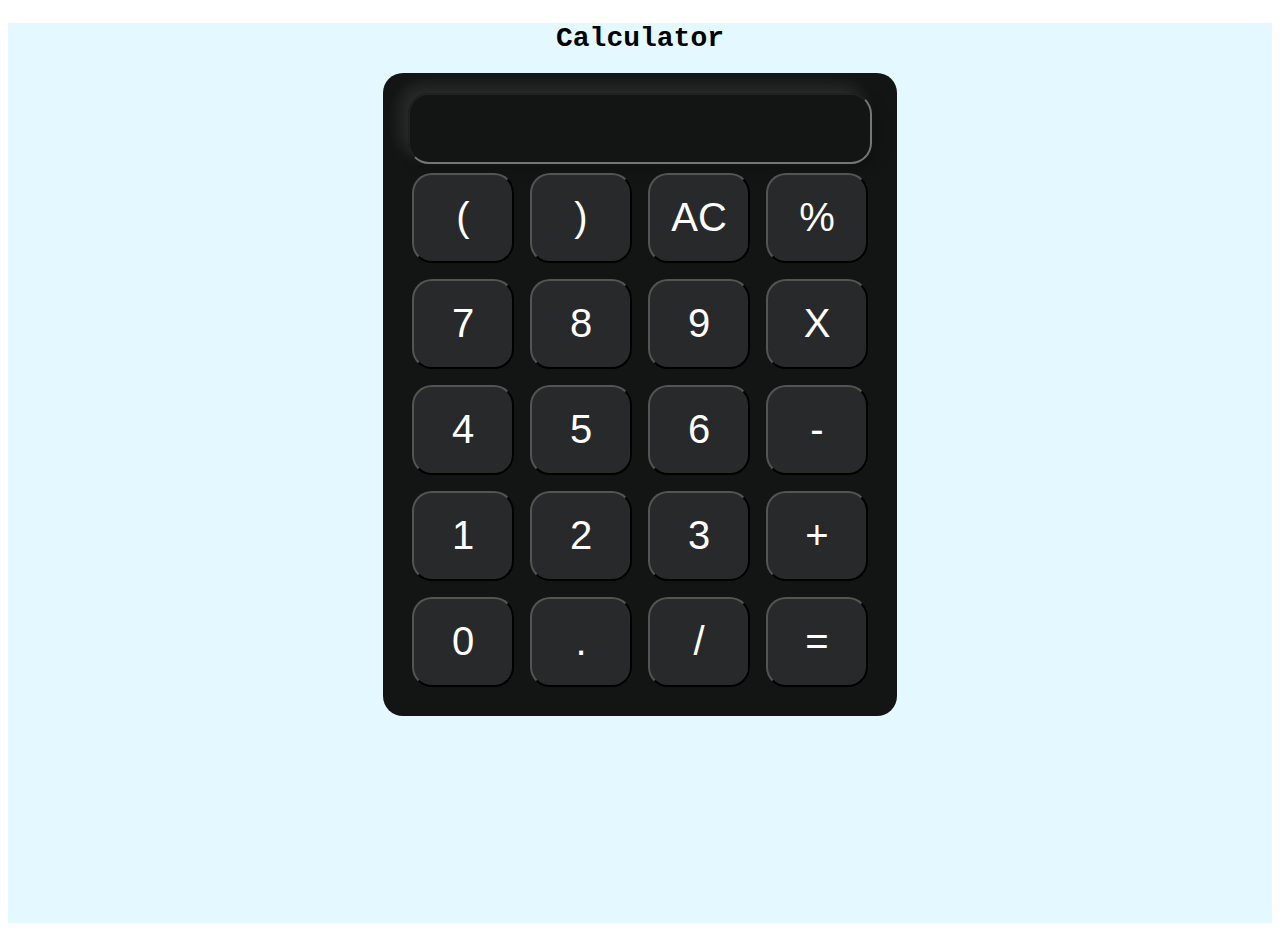
<file: Calculator/index.html>
<!DOCTYPE html>
<html lang="en">

<head>
    <meta charset="UTF-8">
    <meta name="viewport" content="width=device-width, initial-scale=1.0">
    <meta http-equiv="X-UA-Compatible" content="ie=edge">
    <link rel="stylesheet" href="style.css">
    <title>Calculator</title>
</head>

<body>
    <div class="container">
        <h1>Calculator</h1>

        <div class="calculator">
            <input type="text" name="screen" id="screen">
            <table>
                <tr>
                    <td><button>(</button></td>
                    <td><button>)</button></td>
                    <td><button>AC</button></td>
                    <td><button>%</button></td>
                </tr>
                <tr>
                    <td><button>7</button></td>
                    <td><button>8</button></td>
                    <td><button>9</button></td>
                    <td><button>X</button></td>
                </tr>
                <tr>
                    <td><button>4</button></td>
                    <td><button>5</button></td>
                    <td><button>6</button></td>
                    <td><button>-</button></td>
                </tr>
                <tr>
                    <td><button>1</button></td>
                    <td><button>2</button></td>
                    <td><button>3</button></td>
                    <td><button>+</button></td>
                </tr>
                <tr>
                    <td><button>0</button></td>
                    <td><button>.</button></td>
                    <td><button>/</button></td>
                    <td><button>=</button></td>
                </tr>
            </table>
        </div>
    </div>

</body>
<script src="script.js"></script>

</html>
</file>
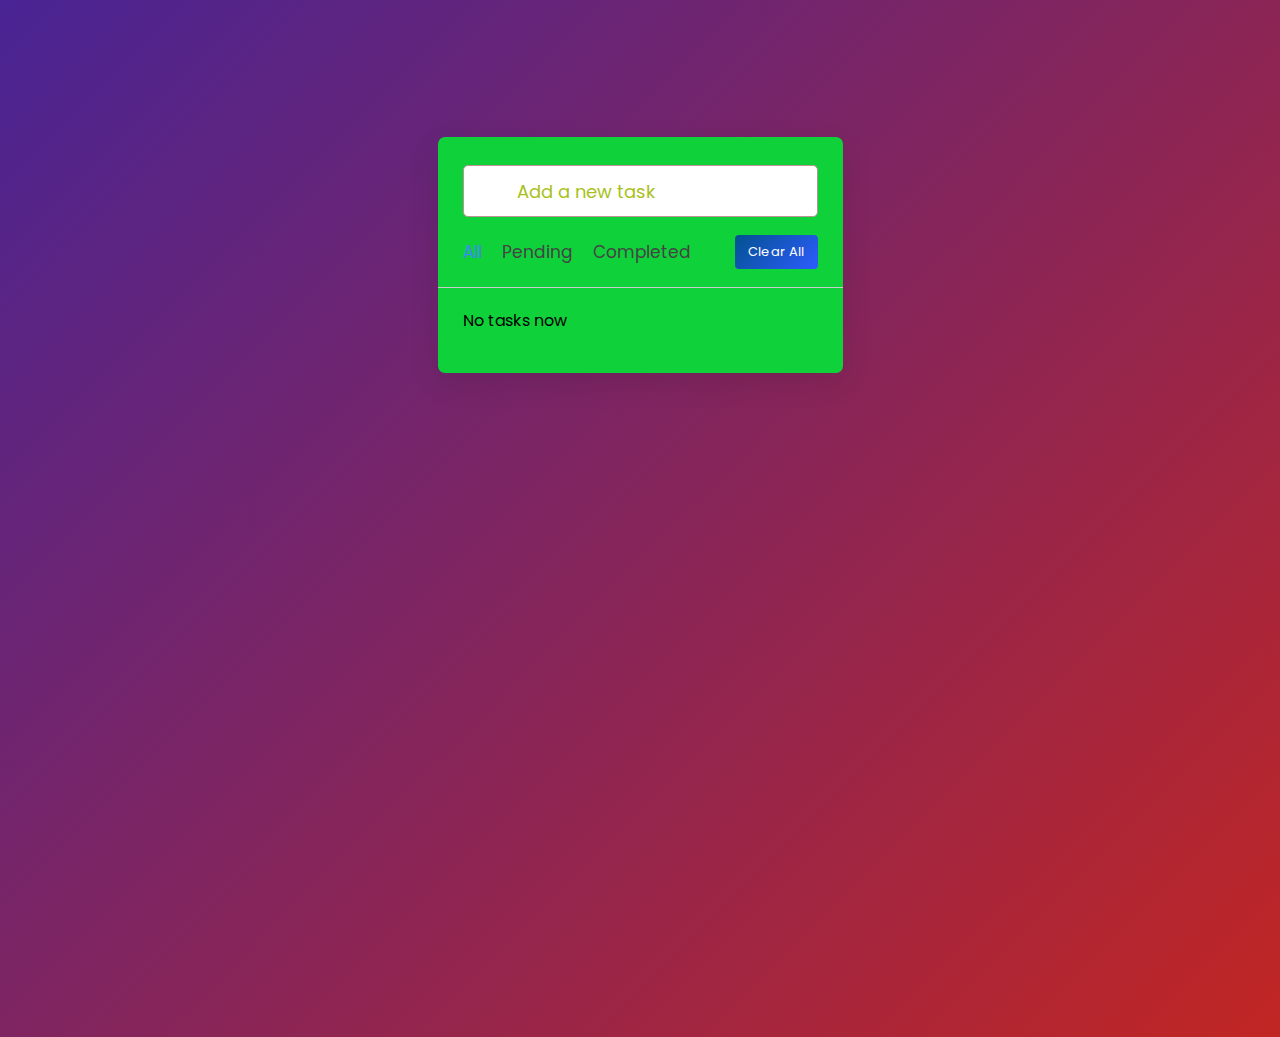
<file: To-Do/index.html>
<!DOCTYPE html>
<html lang="en" dir="ltr">
  <head>
    <meta charset="utf-8">  
    <title>Todo List App</title>
    <link rel="stylesheet" href="style.css">
    <meta name="viewport" content="width=device-width, initial-scale=1.0">
    <link rel="stylesheet" href="https://unicons.iconscout.com/release/v4.0.0/css/line.css">
  </head>
  <body>
    <div class="main">
      <div class="task-input">
        <input type="text" placeholder="Add a new task">
      </div>
      <div class="controls">
        <div class="filters">
          <span class="active" id="all">All</span>
          <span id="pending">Pending</span>
          <span id="completed">Completed</span>
        </div>
        <button class="clear-btn">Clear All</button>
      </div>
      <ul class="task-box"></ul>
    </div>
    <script src="script.js"></script>
  </body>
</html>
</file>
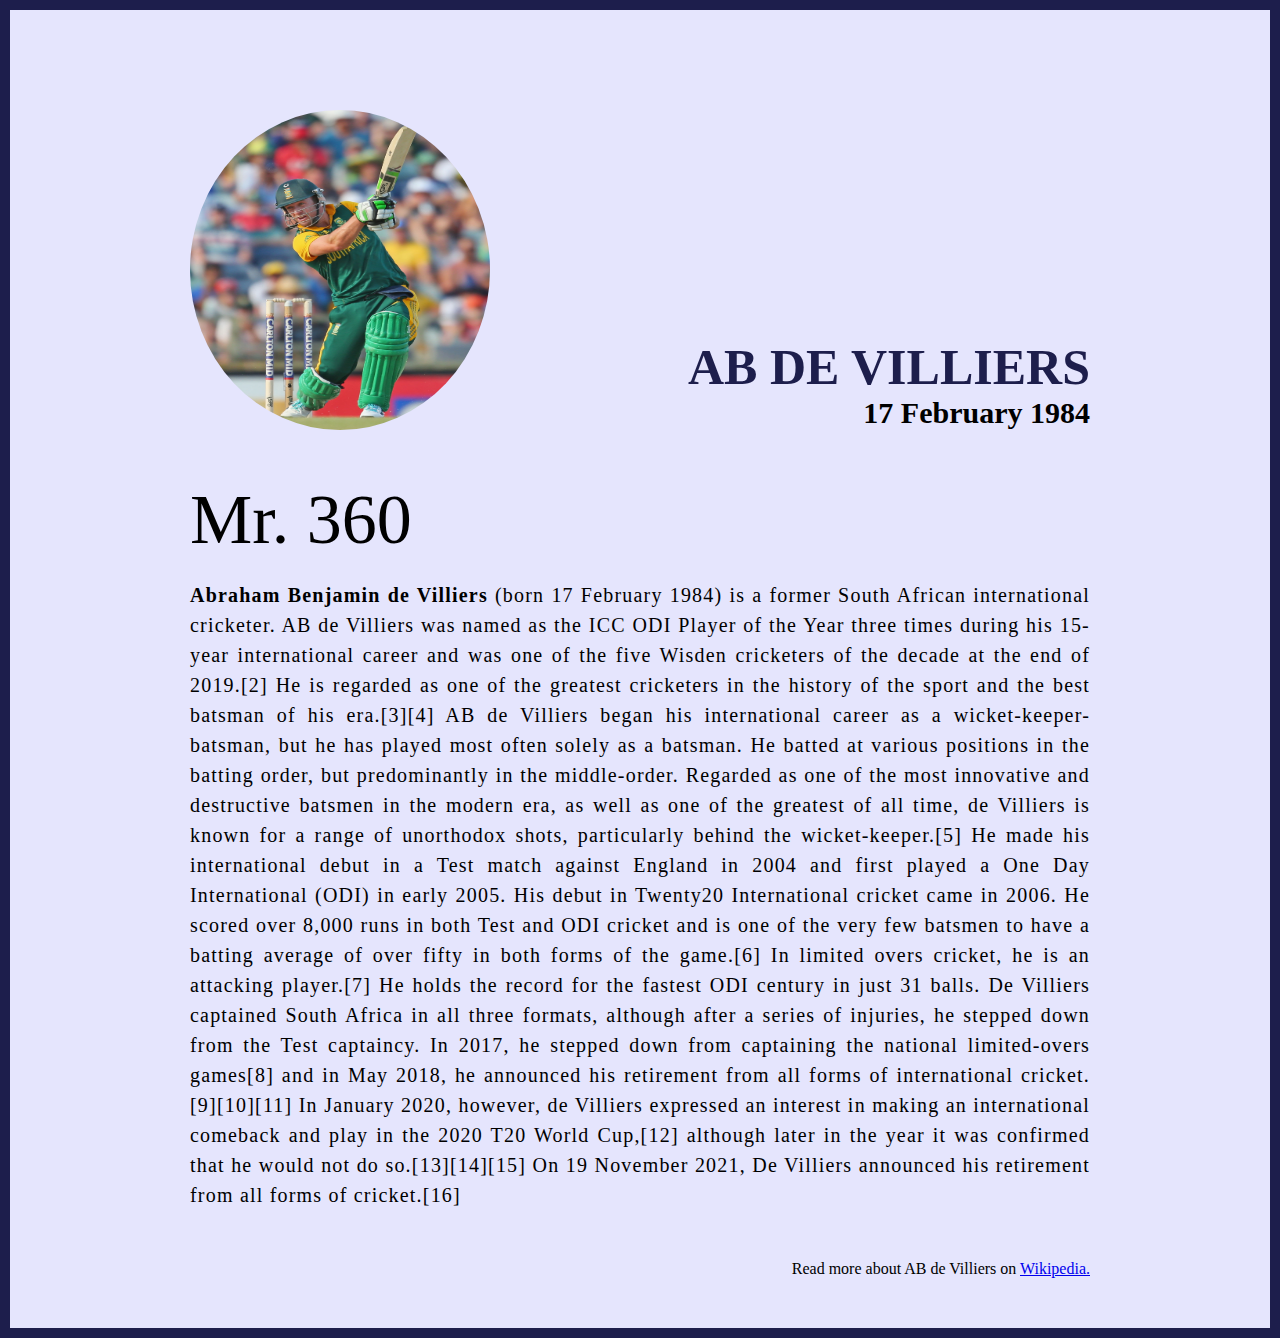
<file: Tribute Page/index.html>
<!DOCTYPE html>
<html lang="en">
  <head>
    <meta charset="UTF-8" />

    <meta http-equiv="X-UA-Compatible" content="IE=edge" />

    <meta name="viewport" content="width=device-width, initial-scale=1.0" />
    <title>Tribute Page | AB de Villiers
        South African cricketer
        </title>
    <link rel="stylesheet" href="style.css" />
  </head>
  <body>
    <div class="container">
      <div class="content">
        <section class="top_section">
          <div class="image_container">
            <img src="./images/licensed-image.jpg" alt="tribute" />
          </div>
          <div>
            <h1>AB de Villiers</h1>
            <h4>17 February 1984</h4>
          </div>
        </section>
        <section class="about_section">
          <h2>Mr. 360 </h2>
          <p>
            <b>Abraham Benjamin de Villiers</b>  (born 17 February 1984) is a former South African international cricketer. 
            AB de Villiers was named as the ICC ODI Player of the Year three times during his 15-year international career and was one of the five Wisden cricketers of the decade at the end of 2019.[2] 
            He is regarded as one of the greatest cricketers in the history of the sport and the best batsman of his era.[3][4] AB de Villiers began his international career as a wicket-keeper-batsman, but he has played most often solely as a batsman. 
            He batted at various positions in the batting order, but predominantly in the middle-order. Regarded as one of the most innovative and destructive batsmen in the modern era, as well as one of the greatest of all time, de Villiers is known for a range of unorthodox shots, particularly behind the wicket-keeper.[5] 
            He made his international debut in a Test match against England in 2004 and first played a One Day International (ODI) in early 2005. His debut in Twenty20 International cricket came in 2006. 
            He scored over 8,000 runs in both Test and ODI cricket and is one of the very few batsmen to have a batting average of over fifty in both forms of the game.[6] 
            In limited overs cricket, he is an attacking player.[7] He holds the record for the fastest ODI century in just 31 balls.

            De Villiers captained South Africa in all three formats, although after a series of injuries, he stepped down from the Test captaincy. In 2017, he stepped down from captaining the national limited-overs games[8] and in May 2018,
            he announced his retirement from all forms of international cricket.[9][10][11] In January 2020, however, de Villiers expressed an interest in making an international comeback and play in the 2020 T20 World Cup,[12] although later in the year it was confirmed that he would not do so.[13][14][15] 
            On 19 November 2021, De Villiers announced his retirement from all forms of cricket.[16]
          </p>
        </section>
        <footer>
          <p>
            Read more about AB de Villiers on
            <a href="https://en.wikipedia.org/wiki/AB de Villiers"
              >Wikipedia.</a
            >
          </p>
        </footer>
      </div>
    </div>
  </body>
</html>
</file>
<file: Calculator/style.css>
.container{
  width: 100%;
  height: 100vh;
  background: #e3f9ff;
  text-align: center;
  margin-top:23px;
  justify-content: center;
}

table{
  margin: auto;
}

input{
  outline: 0;
  border-radius: 21px;
  font-size:34px;
  height: 65px;
  width: 456px;
  box-shadow: -8px -8px 15px rgba(255, 255, 255, 0.1), 5px 5px 15px rgba(0, 0, 0, 0.2);
  background: transparent;
  color: #fff;
  cursor: pointer;
}

button{
  border-radius: 20px;
  font-size: 40px;
  background: #28292a;
  color: #fff;
  width: 102px;
  height: 90px;
  margin: 6px;
}

.calculator{ 
  border: 4px ;
  background-color: #131414;
  padding: 20px;
  border-radius: 20px;
  display: inline-block;
  
}

h1{
  font-size: 28px;
  font-family: 'Courier New', Courier, monospace;
}
</file>
<file: To-Do/style.css>
@import url('https://fonts.googleapis.com/css2?family=Poppins:wght@400;500;600;700&display=swap');
*{
  margin: 0;
  padding: 0;
  box-sizing: border-box;
  font-family: 'Poppins', sans-serif;
}
body{
  width: 100%;
  height: 100vh;
  overflow: hidden;
  background: linear-gradient(135deg, #492494, #c12623);
}
::selection{
  color: rgb(22, 19, 161);
  background: #092f6b;
}
.main{
  max-width: 405px;
  padding: 28px 0 30px;
  margin: 137px auto;
  background: rgb(15, 209, 57);
  border-radius: 7px;
  box-shadow: 0 10px 30px rgba(0,0,0,0.1);
}
.task-input{
  height: 52px;
  padding: 0 25px;
  position: relative;
}
.task-input img{
  top: 50%;
  position: absolute;
  transform: translate(17px, -50%); 
 }
.task-input input{
  height: 100%;
  width: 100%;
  outline: none;
  font-size: 18px;
  border-radius: 5px;
  padding: 0 20px 0 53px;
  border: 1px solid rgb(188, 146, 146);
}
.task-input input:focus,
.task-input input.active{
  padding-left: 52px;
  border: 2px solid #3C87FF;
}
.task-input input::placeholder{
  color: #a8c11c;
}
.controls, li{
  display: flex;
  align-items: center;
  justify-content: space-between;
}
.controls{
  padding: 18px 25px;
  border-bottom: 1px solid #ccc;
}
.filters span{
  margin: 0 8px;
  font-size: 17px;
  color: #444444;
  cursor: pointer;
}
.filters span:first-child{
  margin-left: 0;
}
.filters span.active{
  color: #3C87FF;
}
.controls .clear-btn{
  border: none;
  opacity: 1;
  outline: none;
  color: #fff;
  cursor: pointer;
  font-size: 13px;
  padding: 7px 13px;
  border-radius: 4px;
  letter-spacing: 0.3px;
  pointer-events: none;
  transition: transform 0.25s ease;
  background: linear-gradient(135deg, #025290 0%, #2D5CFE 100%);
}
.clear-btn.active{
  opacity: 1;
  pointer-events: auto;
}
.clear-btn:active{
  transform: scale(2,2);
}
.task-box{
  margin-top: 20px;
  margin-right: 5px;
  padding: 0 20px 10px 25px;
}
.task-box.overflow{
  overflow-y: auto;
  max-height: 300px;
}
.task-box::-webkit-scrollbar{
  width: 5px;
}
.task-box::-webkit-scrollbar-track{
  background: #f1f1f1;
  border-radius: 25px;
}
.task-box::-webkit-scrollbar-thumb{
  background: #e6e6e6;
  border-radius: 25px;
}
.task-box .task{
  list-style: none;
  font-size: 17px;
  margin-bottom: 18px;
  padding-bottom: 16px;
  align-items: flex-start;
  border-bottom: 1px solid #ccc;
}
.task-box .task:last-child{
  margin-bottom: 0;
  border-bottom: 0;
  padding-bottom:0;
}
.task-box .task label{
  display: flex;
  align-items: flex-start;
}
.task label input{
  margin-top: 7px;
  accent-color: #3C87FF;
}
.task label p{
  user-select: none;
  margin-left: 12px;
  word-wrap: break-word;
}
.task label p.checked{
  text-decoration: line-through;
}
.task-box .settings{
  position: relative;
}
.settings :where(i, li){
  cursor: pointer;
}
.settings .task-menu{
  z-index: 10;
  right: -5px;
  bottom: -65px;
  padding: 5px 0;
  background: #fff;
  position: absolute;
  border-radius: 4px;
  transform: scale(0);
  transform-origin: top right;
  box-shadow: 0 0 6px rgba(0,0,0,0.15);
  transition: transform 0.2s ease;
}
.task-box .task:last-child .task-menu{
  bottom: 0;
  transform-origin: bottom right;
}
.task-box .task:first-child .task-menu{
  bottom: -65px;
  transform-origin: top right;
}
.task-menu.show{
  transform: scale(1);
}
.task-menu li{
  height: 25px;
  font-size: 16px;
  margin-bottom: 2px;
  padding: 17px 15px;
  cursor: pointer;
  justify-content: flex-start;
}
.task-menu li:last-child{
  margin-bottom: 0;
}
.settings li:hover{
  background: #f5f5f5;
}
.settings li i{
  padding-right: 8px;
}
@media (max-width: 400px) {
  body{
    padding: 0 10px;
  }
  .main{
    padding: 20px 0;
  }
  .filters span{
    margin: 0 5px;
  }
  .task-input{
    padding: 0 20px;
  }
  .controls{
    padding: 18px 20px;
  }
  .task-box{
    margin-top: 20px;
    margin-right: 5px;
    padding: 0 15px 10px 20px;
  }
  .task label input{
    margin-top: 4px;
  }
}
</file>
<file: Tribute Page/style.css>
* {
    margin: 0;
    padding: 0;
    box-sizing: border-box;
  }
  
  .container {
    background-color: #e5e5fd;
    min-height: 100vh;
    border: 10px solid #1d1e4c;
  }
  
  .content {
    max-width: 900px;
    margin: 0 auto;
  }
  .top_section {
    margin-top: 100px;
    display: flex;
    justify-content: space-between;
    align-items: flex-end;
  }
  .top_section h1 {
    font-size: 50px;
    font-weight: bold;
    color: #1d1e4c;
    text-transform: uppercase;
  }
  .top_section h4 {
    font-size: 30px;
    text-align: end;
  }
  
  .image_container {
    border-radius: 50%;
    overflow: hidden;
  }
  
  .image_container,
  img {
    width: 300px;
    height: 320px;
  }
  .about_section {
    margin-top: 50px;
  }
  .about_section h2 {
    font-size: 70px;
    font-weight: 400;
    margin-bottom: 20px;
  }
  .about_section p {
    font-size: 20px;
    line-height: 30px;
    letter-spacing: 1.2px;
    text-align: justify;
  }
  footer {
    margin: 50px 0;
  }
  footer p {
    text-align: end;
  }
</file>
